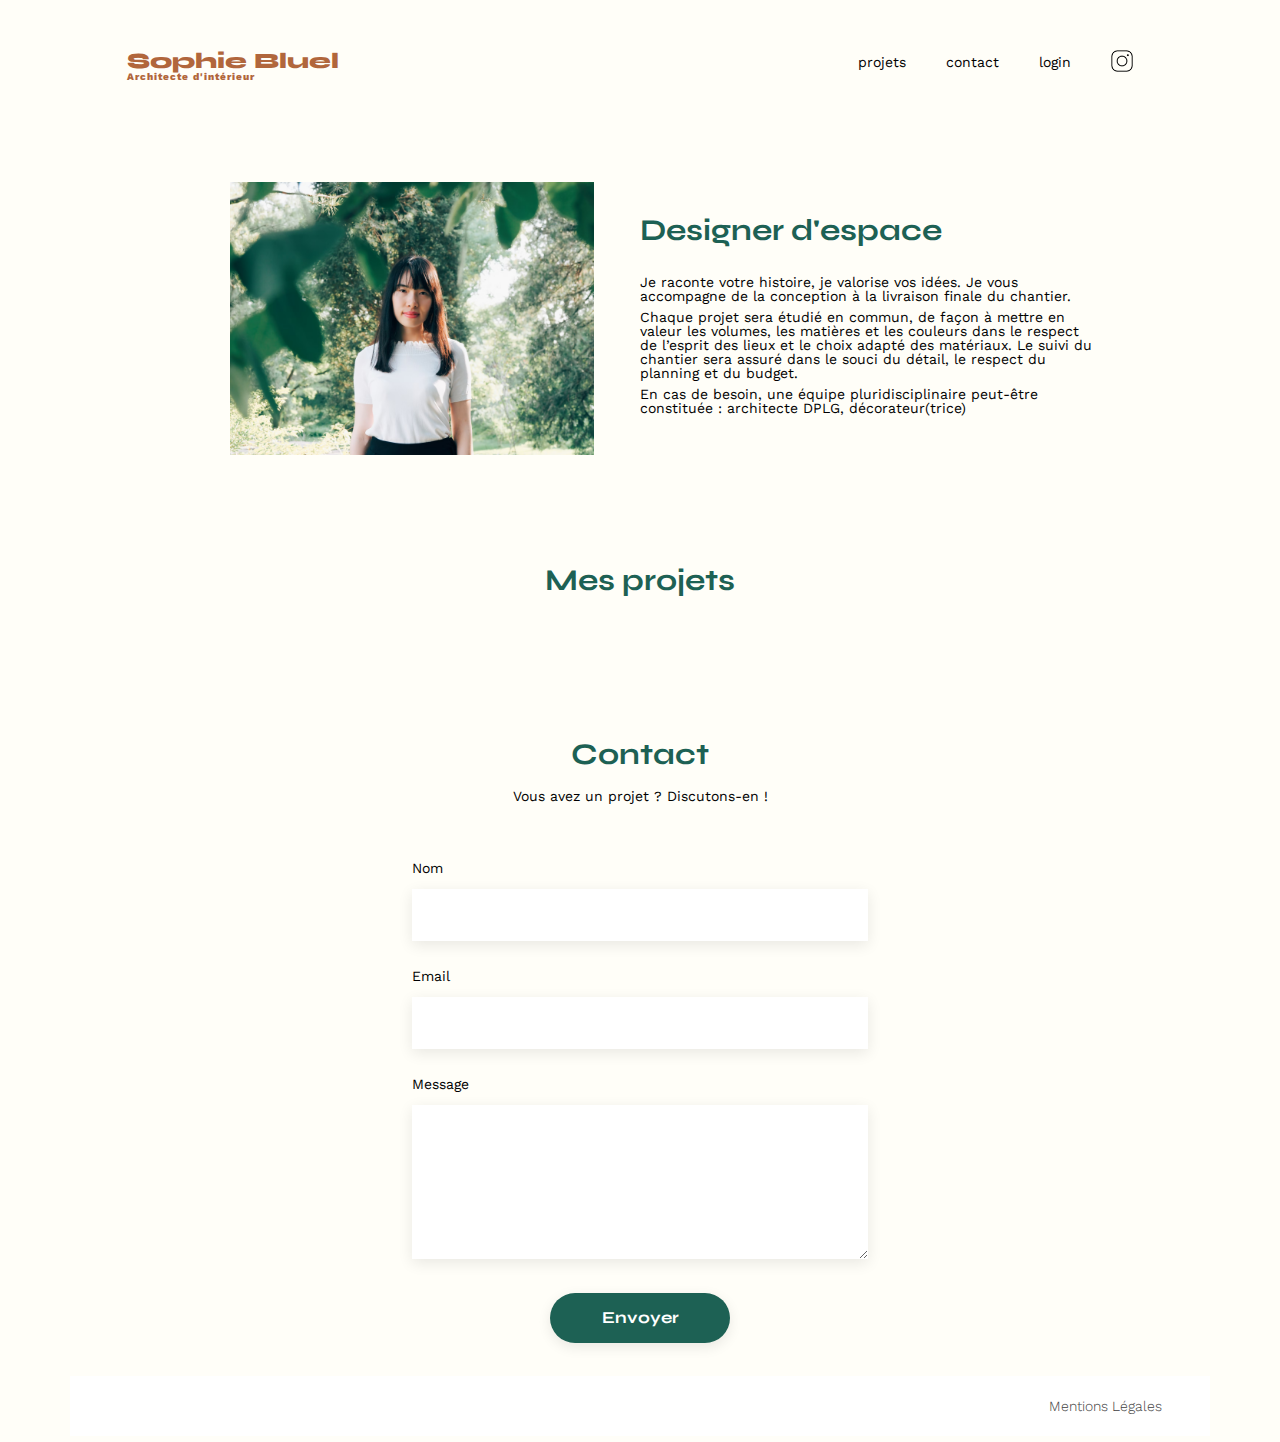
<file: FrontEnd/index.html>
<!DOCTYPE html>
<html lang="fr">

<head>
  <meta charset="UTF-8">
  <title>Sophie Bluel - Architecte d'intérieur</title>
  <meta name="viewport" content="width=device-width, initial-scale=1.0">
  <link rel="preconnect" href="https://fonts.googleapis.com">
  <link rel="preconnect" href="https://fonts.gstatic.com" crossorigin>
  <link href="https://fonts.googleapis.com/css2?family=Syne:wght@700;800&family=Work+Sans&display=swap"
    rel="stylesheet">
  <link rel="stylesheet" href="https://cdnjs.cloudflare.com/ajax/libs/font-awesome/6.4.2/css/all.min.css">
  <meta name="description" content="">
  <link rel="stylesheet" href="./assets/style.css">
</head>

<body>
  <header>
    <h1>Sophie Bluel <span>Architecte d'intérieur</span></h1>
    <nav>
      <ul>
        <li id="projet-link">projets</li>
        <li id="contact-link">contact</li>
        <li id="login-link">login</li>
        <li><img src="./assets/icons/instagram.png" alt="Instagram" class="nav-icon"></li>
      </ul>
    </nav>
  </header>
  <main>
    <div id="introduction">
      <figure>
        <img src="./assets/images/sophie-bluel.png" alt="Logo-SophieBluel">
      </figure>
      <article>
        <h2>Designer d'espace</h2>
        <p>Je raconte votre histoire, je valorise vos idées. Je vous accompagne de la conception à la livraison finale
          du chantier.</p>
        <p>
          Chaque projet sera étudié en commun, de façon à mettre en valeur les volumes, les matières et les couleurs
          dans le respect de l’esprit des lieux et le choix adapté des matériaux. Le suivi du chantier sera
          assuré dans le souci du détail, le respect du planning et du budget.
        </p>
        <p>En cas de besoin, une équipe pluridisciplinaire peut-être constituée : architecte DPLG, décorateur(trice)</p>
      </article>
    </div>
    <div id="portfolio">
      <h2>Mes projets</h2>
      <div id="category-buttons"></div>
      <div class="gallery"></div>
    </div>
    <div id="contact">
      <h2>Contact</h2>
      <p>Vous avez un projet ? Discutons-en !</p>
      <form action="#" method="post">
        <label for="name">Nom</label>
        <input type="text" name="name" id="name">
        <label for="email">Email</label>
        <input type="email" name="email" id="email">
        <label for="message">Message</label>
        <textarea name="message" id="message" cols="30" rows="10"></textarea>
        <input class="btn" type="submit" value="Envoyer">
      </form>
    </div>
  </main>

  <footer>
    <nav>
      <ul>
        <li>Mentions Légales</li>
      </ul>
    </nav>
  </footer>
  <!-- Inclusion du script générique (commun à toutes les pages) -->
  <script type="module" src="js/main.js"></script>
</body>

</html>
</file>
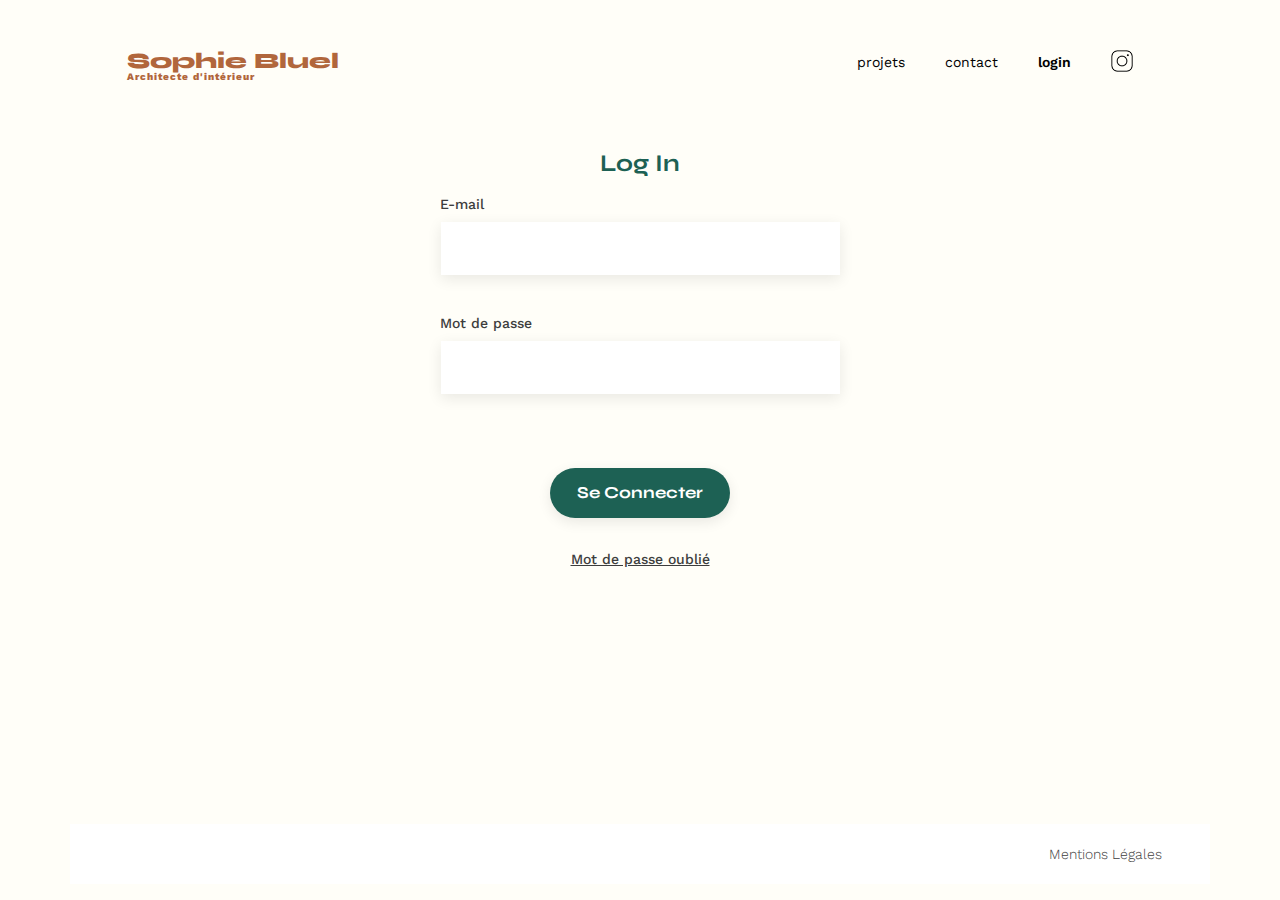
<file: FrontEnd/login.html>
<!DOCTYPE html>
<html lang="fr">

<head>
  <meta charset="UTF-8">
  <title>Sophie Bluel - Architecte d'intérieur</title>
  <meta name="viewport" content="width=device-width, initial-scale=1.0">
  <link rel="preconnect" href="https://fonts.googleapis.com">
  <link rel="preconnect" href="https://fonts.gstatic.com" crossorigin>
  <link href="https://fonts.googleapis.com/css2?family=Syne:wght@700;800&family=Work+Sans&display=swap"
    rel="stylesheet">
  <meta name="description" content="">
  <link rel="stylesheet" href="./assets/style.css">
</head>

<body>
  <header>
    <h1>Sophie Bluel <span>Architecte d'intérieur</span></h1>
    <nav>
      <ul>
        <li id="projet-link">projets</li>
        <li id="contact-link">contact</li>
        <li id="login-link" class="nav-login">login</li>
        <li><img src="./assets/icons/instagram.png" alt="Instagram" class="nav-icon"></li>
      </ul>
    </nav>
  </header>

  <main class="form-login">
    <div class="login">
      <h2>Log In</h2>
      <form action="http://localhost:5678/api/users/login" method="post">
        <label for="email" class="label-login">E-mail</label>
        <input type="email" name="email" id="email" class="input-login" required>
        <label for="password" class="label-login">Mot de passe</label>
        <input type="password" name="password" id="password" class="input-login" required>
        <input class="btn" type="submit" value="Se Connecter">
        <a class="password_forget" href="#">Mot de passe oublié</a>
      </form>
    </div>
  </main>

  <footer>
    <nav>
      <ul>
        <li>Mentions Légales</li>
      </ul>
    </nav>
  </footer>
  <script type="module" src="js/login.js"></script>
</body>

</html>
</file>
<file: FrontEnd/assets/style.css>
/* http://meyerweb.com/eric/tools/css/reset/
   v2.0 | 20110126
   License: none (public domain)
*/

html,
body,
div,
span,
applet,
object,
iframe,
h1,
h2,
h3,
h4,
h5,
h6,
p,
blockquote,
pre,
a,
abbr,
acronym,
address,
big,
cite,
code,
del,
dfn,
em,
img,
ins,
kbd,
q,
s,
samp,
small,
strike,
strong,
sub,
sup,
tt,
var,
b,
u,
i,
center,
dl,
dt,
dd,
ol,
ul,
li,
fieldset,
form,
label,
legend,
table,
caption,
tbody,
tfoot,
thead,
tr,
th,
td,
article,
aside,
canvas,
details,
embed,
figure,
figcaption,
footer,
header,
hgroup,
menu,
nav,
output,
ruby,
section,
summary,
time,
mark,
audio,
video {
  margin: 0;
  padding: 0;
  border: 0;
  font-size: 100%;
  font: inherit;
  vertical-align: baseline;
}
/* HTML5 display-role reset for older browsers */
article,
aside,
details,
figcaption,
figure,
footer,
header,
hgroup,
menu,
nav,
section {
  display: block;
}

ol,
ul {
  list-style: none;
}
blockquote,
q {
  quotes: none;
}
blockquote:before,
blockquote:after,
q:before,
q:after {
  content: "";
  content: none;
}
table {
  border-collapse: collapse;
  border-spacing: 0;
}
/** end reset css**/
/* Modification  */
body {
  line-height: 1;
  max-width: 1140px;
  background-color: #fffef8;
  margin: auto;
  font-family: "Work Sans";
  font-size: 14px;
  display: flex;
  flex-direction: column;
  justify-content: center;
  align-items: center;
}
header {
  display: flex;
  justify-content: space-between;
  margin: 50px 0;
  width: 90%;
}
main {
  width: 80%;
}
footer {
  display: flex;
  align-items: center;
  justify-content: end;
  width: 100%;
}
section {
  margin: 50px 0;
}

h1 {
  display: flex;
  flex-direction: column;
  font-family: "Syne";
  font-size: 22px;
  font-weight: 800;
  color: #b1663c;
}

h1 > span {
  font-family: "Work Sans";
  font-size: 10px;
  letter-spacing: 0.1em;
}

h2 {
  font-family: "Syne";
  font-weight: 700;
  font-size: 30px;
  color: #1d6154;
}
nav ul {
  display: flex;
  align-items: center;
  list-style-type: none;
}
nav li {
  padding: 0 20px;
  font-size: 1em;
  cursor: pointer;
}
.nav-icon {
  width: 22px;
  height: 22px;
}

li:hover {
  color: #b1663c;
}

#introduction {
  display: flex;
  align-items: center;
  margin: 50px 0;
}

#introduction figure {
  flex: 1;
}
#introduction img {
  display: block;
  margin: auto;
  width: 80%;
}

#introduction article {
  flex: 1;
}
#introduction h2 {
  margin-bottom: 1em;
}

#introduction p {
  margin-bottom: 0.5em;
}

#portfolio {
  display: flex;
  flex-direction: column;
  margin: 50px 0;
}
#portfolio h2 {
  text-align: center;
  margin-bottom: 1em;
  margin-top: 2em;
}
.gallery {
  width: 90%;
  display: grid;
  grid-template-columns: 1fr 1fr 1fr;
  grid-column-gap: 20px;
  grid-row-gap: 20px;
  margin: auto;
}

.gallery img {
  width: 100%;
}

/* Formulaire de contact */
#contact {
  display: flex;
  flex-direction: column;
  margin: 50px 0;
  width: 50%;
  margin: auto;
}

#contact > * {
  text-align: center;
}
#contact h2 {
  margin-bottom: 20px;
}
#contact form {
  text-align: left;
  margin-top: 30px;
  display: flex;
  flex-direction: column;
}

#contact input {
  height: 50px;
  font-size: 1.2em;
  border: none;
  box-shadow: 0px 4px 14px rgba(0, 0, 0, 0.09);
}
#contact label {
  margin: 2em 0 1em 0;
}
#contact textarea {
  border: none;
  box-shadow: 0px 4px 14px rgba(0, 0, 0, 0.09);
}

/* Bouton */
.btn {
  font-family: "Syne";
  font-weight: 700;
  color: white;
  background-color: #1d6154;
  margin: 2em auto;
  width: 180px;
  text-align: center;
  border-radius: 60px;
  height: 50px;
  font-size: 1.2em;
  border: none;
  box-shadow: 0px 4px 14px rgba(0, 0, 0, 0.09);
  cursor: pointer;
}

/* Ciblez les boutons de soumission avec la classe "submit-button" */
button {
  background: none;
  border: none;
  margin: 0;
  padding: 0;
  cursor: pointer;
  font-family: "Syne";
  font-weight: 700;
  text-align: center;
  border-radius: 60px;
}

#category-buttons {
  display: flex;
  justify-content: center;
  gap: 0.62rem;
  padding: 2rem;
  flex-wrap: wrap;
}

.button-filtre {
  font-weight: 700;
  text-align: center;
  flex-shrink: 0;
  height: 2.3125rem;
  border-radius: 3.75rem;
  color: #1d6154;
  background-color: #fffef8;
  font-family: Syne;
  font-size: 1rem;
  padding: 0.56rem 2.56rem;
  cursor: pointer;
  border: 1px solid #1d6154;
}

.button-filtre.active {
  color: white;
  background-color: #1d6154;
}

.button-filtre.inactive {
  color: #1d6154;
  background-color: white;
}

footer nav ul {
  display: flex;
  justify-content: flex-end;
  margin: 2em;
}

footer nav ul li {
  font-size: 0.875rem;
}

/* Styles pour la div en mode édition */
.edit-mode-div {
  background-color: black;
  height: 3.6875rem;
  flex-shrink: 0;
  display: flex;
  align-items: center;
  justify-content: center;
  width: 100%;
}

/* Styles pour l'icône Font Awesome */
.edit-mode-icon {
  color: white;
}

/* Styles pour le texte */
.edit-mode-text {
  color: white;
  margin-left: 5px;
}

.title-container {
  display: flex;
  align-items: center;
  justify-content: center;
}

.title-container span {
  margin-left: 5px;
  margin-top: 4em;
  text-align: center;
  font-family: Work Sans;
  color: black;
  font-size: 0.875rem;
  font-style: normal;
  font-weight: 400;
  line-height: normal;
  cursor: pointer;
}

#update_projet:hover {
  color: #b1663c;
}

span i {
  margin-left: 20px;
  margin-bottom: 25px;
}

/* CSS pour la modale */
/* Modal */
.modal-addpicture form {
  text-align: left;
  display: flex;
  flex-direction: column;
}
.modal-addpicture input {
  height: 50px;
  font-size: 1.2em;
  border: none;
  box-shadow: 0px 4px 14px rgba(0, 0, 0, 0.09);
}
.modal-addpicture label {
  margin: 2em 0 1em 0;
  cursor: pointer;
}
.modal {
  display: none; /* La modale est cachée par défaut */
  position: fixed; /* Elle sera fixée par-dessus tout le reste */
  z-index: 1; /* Elle se situe au-dessus des autres éléments */
  left: 0;
  top: 0;
  width: 100%; /* Pleine largeur */
  height: 100%; /* Pleine hauteur */
  overflow: auto; /* Pour gérer le défilement si nécessaire */
  background-color: rgb(0, 0, 0); /* Fond sombre */
  background-color: rgba(0, 0, 0, 0.4); /* Noir avec opacité */
  transform: scale(1.1);
  transition: visibility 0s linear 0.25s, opacity 0.25s 0s, transform 0.25s;
}

.modal-content {
  position: absolute;
  top: 50%;
  left: 50%;
  transform: translate(-50%, -50%);
  background-color: #fefefe;
  /* margin: 15% auto; 15% depuis le haut et centré horizontalement */
  padding: 20px 20px;
  /* width: 45%; Largeur de la modale */
  border-radius: 10px;
  align-items: center;
}

/* CSS pour l'en-tête de la modale */
.modal-header {
  display: flex;
  justify-content: space-between;
  align-items: center;
  padding: 10px;
}

.close-btn {
  cursor: pointer;
  background: none;
  border: none;
  font-size: 25px;
  cursor: pointer;
}

.close-btn-confirm {
  cursor: pointer;
  position: absolute;
  top: 5px;
  right: 5px;
  background: none;
  border: none;
  font-size: 25px;
  cursor: pointer;
}

/* Pour masquer la flèche tout en gardant son espace */
.back-icon {
  font-size: 1.2rem;
  visibility: hidden; /* La flèche est masquée mais son espace est conservé */
  cursor: pointer;
}

/* Lorsque la flèche doit être visible */
.back-icon.visible {
  visibility: visible;
}

.modal-delete {
  padding: 0rem 4rem;
  display: flex;
  flex-direction: column;
}

.modal-addpicture {
  padding: 0rem 4rem;
  display: flex;
  flex-direction: column;
}

.modal-title {
  margin-bottom: 2.88rem;
  color: #000;
  text-align: center;
  font-family: Work Sans;
  font-size: 1.625rem;
  font-style: normal;
  font-weight: 400;
  line-height: normal;
}
/* CSS pour le conteneur d'images dans la modale */
.images-container {
  display: grid;
  grid-template-columns: repeat(5, 1fr); /* Crée 5 colonnes de taille égale */
  gap: 20px 10px; /* Espace entre les images, à la fois horizontalement et verticalement */
  justify-items: center; /* Centre les items horizontalement dans leurs cellules */
  margin-bottom: 10px;
}

.modal-image {
  /* flex: 0 0 calc(20%); Chaque image prendra 20% de l'espace disponible, moins 10px pour le padding */
  width: 5rem;
  height: auto;
  object-fit: cover; /* Cela garantira que les images couvrent l'espace alloué sans être déformées */
}

/* Style pour le conteneur de l'image dans la modale */
.modal-image-wrapper {
  position: relative; /* Permet le positionnement absolu des éléments enfants */
  display: inline-block; /* Pour afficher les images côte à côte */
}

/* Style pour le conteneur de l'icône de corbeille dans la modale */
.delete-icon-container {
  position: absolute; /* Positionnement absolu par rapport au parent relatif */
  top: 0.3rem; /* Aligné avec le haut du conteneur */
  right: 0.3rem; /* Espace de 0.3rem avec le bord droit du conteneur de l'image */
  background-color: black; /* Fond noir pour la visibilité de l'icône */
  width: 1.0625rem;
  height: 1.0625rem;
  display: flex; /* Utilise flexbox pour centrer l'icône à l'intérieur du conteneur */
  justify-content: center; /* Centre horizontalement */
  align-items: center; /* Centre verticalement */
  border-radius: 3px; /* Arrondit les coins du fond */
}

/* Style pour l'icône de corbeille dans la modale */
.fa-trash-can {
  /* Positionnement et style de l'icône elle-même */
  font-size: 0.5625rem; /* Taille de l'icône */
  color: white; /* Couleur de l'icône */
  cursor: pointer; /* Changement du curseur pour indiquer une action */
}
/* Bouton du modal */
.button-container {
  display: flex;
  justify-content: center; /* Centre le bouton horizontalement */
  margin-top: 2.88rem;
  padding: 2rem 0;
  border-top: 0.0625rem solid #b3b3b3; /* Bordure en bas du conteneur */
}

.btn-modal {
  width: 14.8125rem;
  height: 2.25rem;
  border-radius: 3.75rem;
  padding: 0.56rem 2.56rem;
  cursor: pointer;
  color: white;
  background-color: #1d6154;
  text-align: center;
  font-family: Syne;
  font-size: 0.875rem;
  font-style: normal;
  font-weight: 700;
  line-height: normal;
}

.btn-valider {
  background: #a7a7a7;
}

.btn-file {
  border-radius: 3.125rem;
  background: #cbd6dc;
}

.file-upload-container {
  display: flex;
  justify-content: center;
  align-items: center;
  background-color: #e8f1f6; /* Couleur de fond du conteneur */
  border-radius: 0.1875rem;
  width: 26.25rem;
  height: 10.5625rem;
  cursor: pointer;
}

.file-upload-label {
  display: flex;
  flex-direction: column;
  align-items: center;
  width: 100%;
  cursor: pointer;
}

.file-upload-input {
  opacity: 0; /* Rendre l'input file transparent pour qu'il ne soit pas visible */
  position: absolute;
  z-index: -1;
}

.fa-image {
  font-size: 4.75rem; /* Taille de l'icône */
  color: #b9c5cc;
}

.upload-text {
  margin-top: 8px; /* Espace au-dessus du texte */
  color: #306685;
  text-align: center;
  font-family: Work Sans;
  font-size: 0.675rem;
  font-style: normal;
  font-weight: 500;
  line-height: normal;
  border-radius: 3.125rem;
  background: #cbd6dc;
  width: 17.8125rem;
  height: 2.25rem;
  display: flex;
  justify-content: center;
  align-items: center;
}

.file-format {
  margin-top: 4px; /* Espace au-dessus du texte des formats de fichier */
  color: #444;
  text-align: center;
  font-family: Work Sans;
  font-size: 0.625rem;
  font-style: normal;
  font-weight: 400;
  line-height: normal;
}

.form-control {
  background: #fff;
  box-shadow: 0px 4px 14px 0px rgba(0, 0, 0, 0.09);
  width: 26.25rem;
  height: 3.1875rem;
  cursor: pointer;
}

.image-preview-container {
  width: 26.25rem;
  height: 10.5625rem;
  border-radius: 0.1875rem;
  background: #e8f1f6;
  display: none;
  justify-content: center; /* Centre l'image horizontalement */
  cursor: pointer;
  position: relative;
}

.image-preview {
  max-height: 100%;
  width: auto;
  box-shadow: 0 4px 8px rgba(0, 0, 0, 0.1);
  cursor: pointer;
}

.delete-image-button {
  position: absolute;
  top: -9px;
  right: 0px;
  background: none;
  border: none;
  font-size: 20px;
  cursor: pointer;
}

.modal-login {
  position: fixed;
  top: 0;
  left: 0;
  width: 100%;
  height: 100%;
  background-color: rgba(0, 0, 0, 0.5);
  display: flex;
  justify-content: center;
  align-items: center;
}

.modal-content {
  background-color: white;
  padding: 20px;
  border-radius: 5px;
  text-align: center;
  box-shadow: 0 4px 8px 0 rgba(0, 0, 0, 0.2), 0 6px 20px 0 rgba(0, 0, 0, 0.19); /* Ajout de l'ombre */
}

.modal-content.success {
  border: 4px solid green;
}

.modal-content.failure {
  border: 4px solid red;
}

select {
  padding-right: 5px; /* Ajustez cette valeur selon vos besoins */
  border: none;
}

.confirmation-backdrop {
  position: fixed;
  top: 0;
  left: 0;
  right: 0;
  bottom: 0;
  display: flex;
  justify-content: center;
  align-items: center;
  background-color: rgba(0, 0, 0, 0.4);
  z-index: 1000; /* Assurez-vous que cela est au-dessus de votre autre modal */
}

.confirmation-modal {
  position: relative;
  background: white;
  padding: 20px 35px 0px;
  border-radius: 5px;
  text-align: center;
  z-index: 1001;
}

.close-cross {
  position: absolute;
  top: 10px;
  right: 15px;
  font-size: 25px;
  cursor: pointer;
}
.confirmation-message {
  padding: 0.56rem 2.56rem;
}
.confirmation-modal-button {
  /* Stylisez votre bouton ici */
  cursor: pointer;
  border-radius: 3.75rem;
  padding: 0.56rem 2.56rem;
  cursor: pointer;
  color: white;
  background-color: #1d6154;
  text-align: center;
  font-family: Syne;
  font-size: 0.875rem;
  font-style: normal;
  font-weight: 700;
  line-height: normal;
  margin: 10px;
}

/* Login.html */
.nav-login {
  font-weight: 600;
}
.form-login {
  min-height: 43.25rem;
}

.login {
  display: flex;
  flex-direction: column;
  justify-content: center;
  align-items: center;
  text-align: center; /* Centre le texte du formulaire */
  max-width: 400px; /* Largeur maximale du formulaire */
  margin: 0 auto; /* Centre le formulaire horizontalement */
  padding: 20px; /* Ajoute de l'espace intérieur au formulaire */
}

.login h2 {
  font-size: 24px;
  margin-bottom: 20px;
}

.label-login {
  text-align: left;
  color: #3d3d3d;
  font-family: Work Sans;
  font-size: 0.875rem;
  font-style: normal;
  font-weight: 500;
  line-height: normal;
  display: block;
  margin-bottom: 10px;
  cursor: pointer;
}

.input-login {
  height: 3.1875rem;
  width: 24.6875rem;
  flex-shrink: 0;
  border: none;
  background: #fff;
  box-shadow: 0px 4px 14px 0px rgba(0, 0, 0, 0.09);
  margin-bottom: 40px;
  cursor: pointer;
}

.password_forget {
  font-weight: 500;
  display: flex;
  justify-content: center;
  text-align: center;
  color: #3d3d3d;
  font-family: Work Sans;
  font-size: 0.875rem;
  font-style: normal;
  line-height: normal;
  text-decoration-line: underline;
}

footer {
  height: 3.75rem;
  flex-shrink: 0;
  background: #fff;
  color: #3d3d3d;
  font-family: Work Sans;
  font-size: 0.875rem;
  font-style: normal;
  font-weight: 300;
  line-height: normal;
}
</file>
